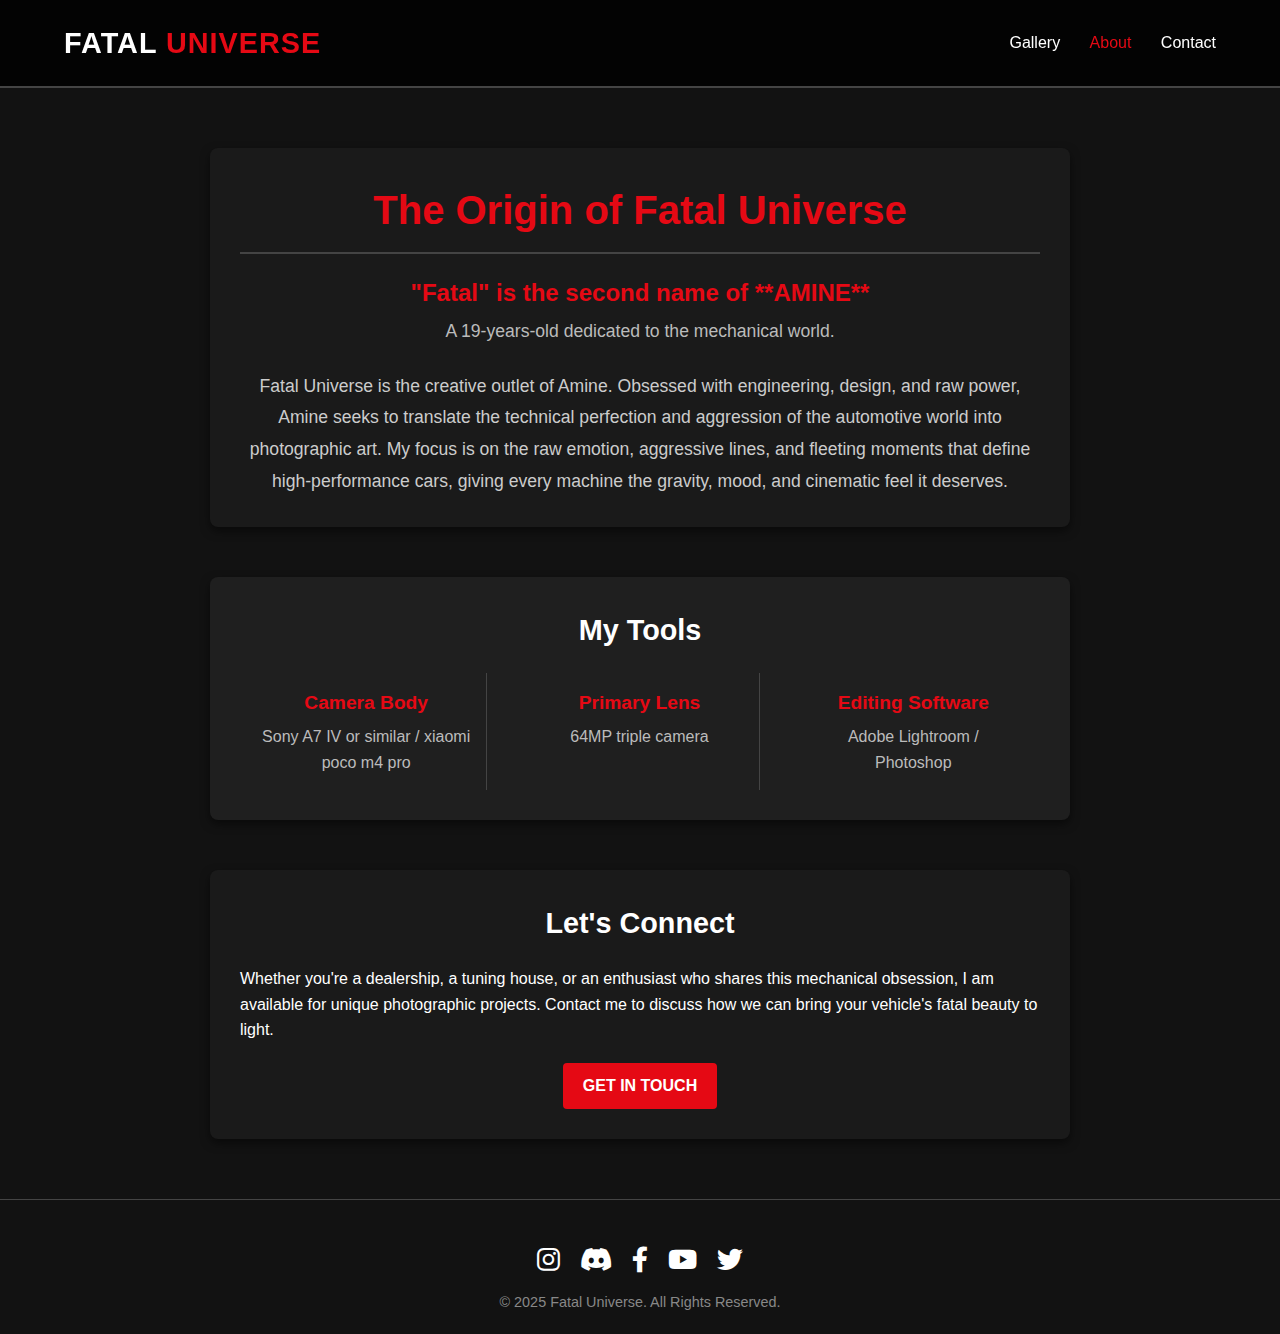
<file: about.html>
<!DOCTYPE html>
<html lang="en">
  <head>
    <meta charset="UTF-8" />
    <meta name="viewport" content="width=device-width, initial-scale=1.0" />
    <title>About Fatal Universe | Photography</title>
    <meta
      name="description"
      content="Learn about Amine (Fatal), the 19-year-old photographer obsessed with the mechanical world and aggressive car design."
    />
    <meta
      name="keywords"
      content="Amine Photographer, Fatal Universe story, Automotive Gear, Photography Philosophy"
    />

    <meta
      property="og:title"
      content="The Origin of Fatal Universe: About Amine"
    />
    <meta
      property="og:description"
      content="A 19-year-old dedicated to translating the technical perfection of cars into art."
    />
    <meta property="og:type" content="profile" />
    <meta property="og:url" content="YOUR_LIVE_WEBSITE_URL_HERE/about.html" />
    <link rel="stylesheet" href="fatal.css" />
    <link
      rel="stylesheet"
      href="https://cdnjs.cloudflare.com/ajax/libs/font-awesome/6.0.0/css/all.min.css"
    />
  </head>
  <body>
    <header>
      <div class="logo">FATAL <span class="accent">UNIVERSE</span></div>
      <nav>
        <a href="fatal.html">Gallery</a>
        <a href="about.html" class="active">About</a>
        <a href="contact.html">Contact</a>
      </nav>
    </header>

    <main class="about-container">
      <section class="about-section">
        <h1 class="about-title">The Origin of Fatal Universe</h1>

        <div
          class="identity-box"
          style="text-align: center; margin-bottom: 25px"
        >
          <p
            style="
              font-size: 1.5em;
              font-weight: bold;
              color: var(--color-accent);
              margin-bottom: 5px;
            "
          >
            "Fatal" is the second name of **AMINE**
          </p>
          <p style="font-size: 1.1em; color: #bbb">
            A 19-years-old dedicated to the mechanical world.
          </p>
        </div>

        <p class="about-intro">
          Fatal Universe is the creative outlet of Amine. Obsessed with
          engineering, design, and raw power, Amine seeks to translate the
          technical perfection and aggression of the automotive world into
          photographic art. My focus is on the raw emotion, aggressive lines,
          and fleeting moments that define high-performance cars, giving every
          machine the gravity, mood, and cinematic feel it deserves.
        </p>
      </section>

      <section class="about-section gear-section">
        <h2 class="section-heading">My Tools</h2>
        <div class="gear-list">
          <div class="gear-item">
            <h3>Camera Body</h3>
            <p>Sony A7 IV or similar / xiaomi poco m4 pro</p>
          </div>

          <div class="gear-item">
            <h3>Primary Lens</h3>
            <p>64MP triple camera</p>
          </div>

          <div class="gear-item">
            <h3>Editing Software</h3>
            <p>Adobe Lightroom / Photoshop</p>
          </div>
        </div>
      </section>

      <section class="about-section">
        <h2 class="section-heading">Let's Connect</h2>
        <p>
          Whether you're a dealership, a tuning house, or an enthusiast who
          shares this mechanical obsession, I am available for unique
          photographic projects. Contact me to discuss how we can bring your
          vehicle's fatal beauty to light.
        </p>
        <a href="contact.html" class="btn-primary">Get in Touch</a>
      </section>
    </main>

    <footer>
      <div class="social-links">
        <a href="#" target="_blank" class="instagram"
          ><i class="fab fa-instagram"></i
        ></a>
        <a href="#" target="_blank" class="discord"
          ><i class="fab fa-discord"></i
        ></a>
        <a href="#" target="_blank" class="facebook"
          ><i class="fab fa-facebook-f"></i
        ></a>
        <a href="#" target="_blank" class="youtube"
          ><i class="fab fa-youtube"></i
        ></a>
        <a href="#" target="_blank" class="twitter"
          ><i class="fab fa-twitter"></i
        ></a>
      </div>
      <p>&copy; 2025 Fatal Universe. All Rights Reserved.</p>
    </footer>

    <script src="fatal.js"></script>
  </body>
</html>
</file>
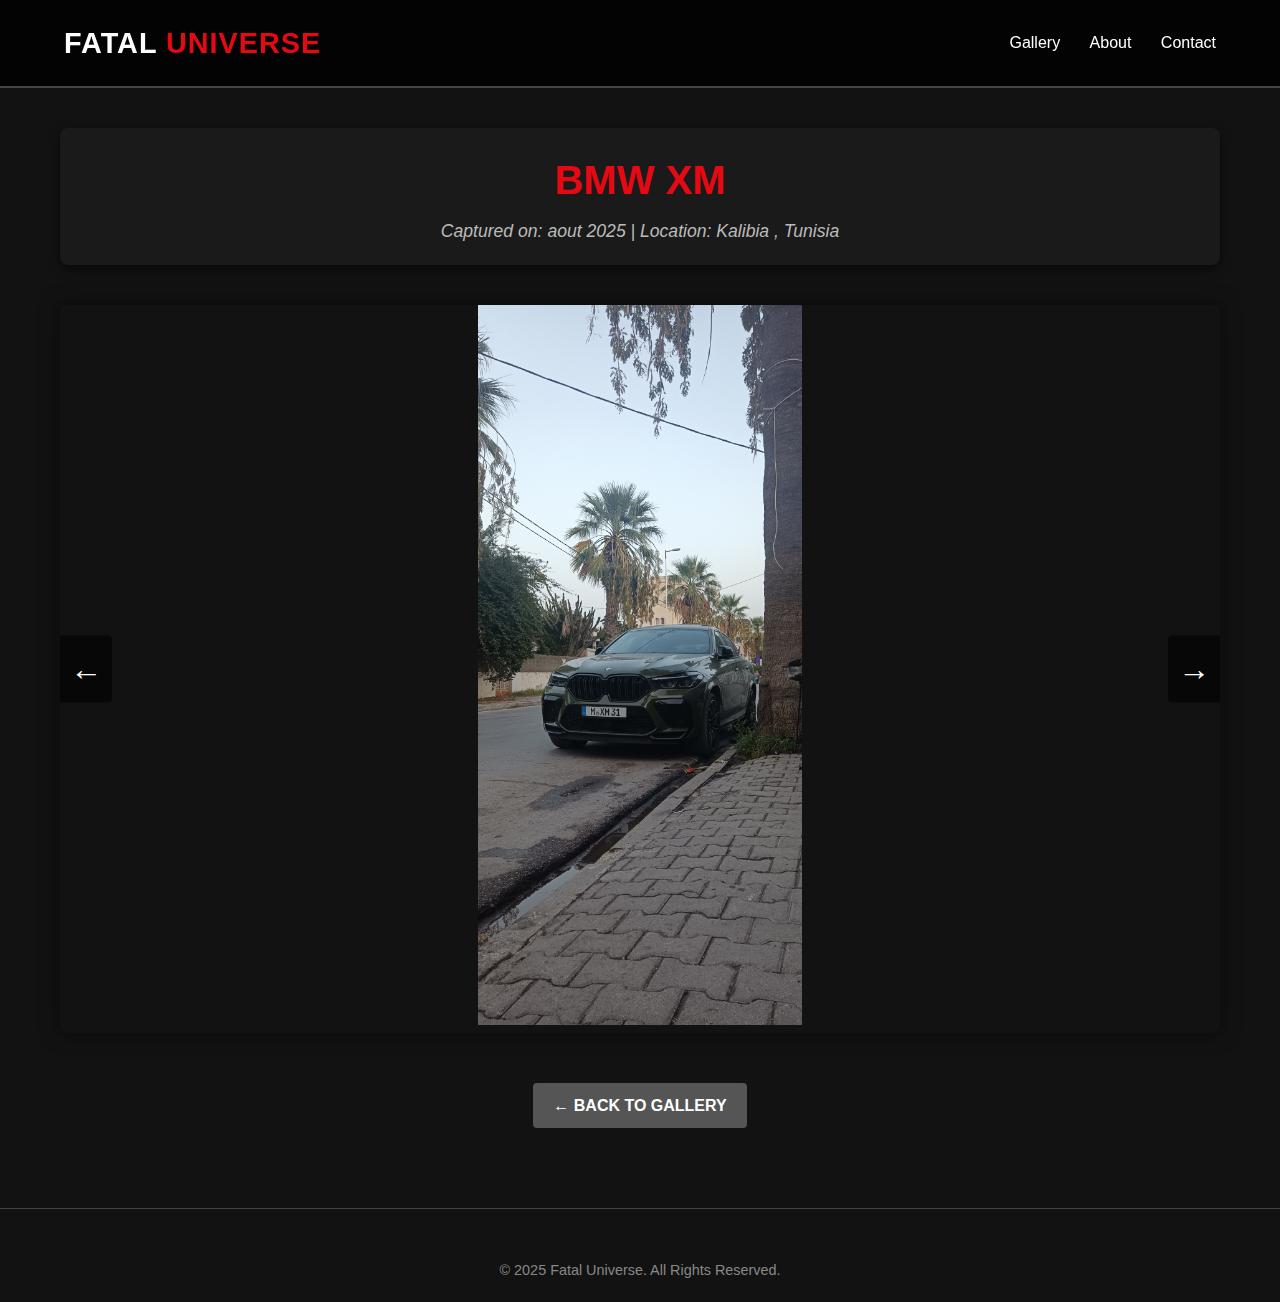
<file: bmw-xm-details.html>
<!DOCTYPE html>
<html lang="en">
  <head>
    <meta charset="UTF-8" />
    <meta name="viewport" content="width=device-width, initial-scale=1.0" />
    <title>BMW XM Gallery | Fatal Universe</title>
    <meta
      name="description"
      content="Exclusive gallery of the BMW XM captured in Mountain Pass, Morocco by Fatal Universe. High-resolution shots available."
    />
    <meta
      name="keywords"
      content="BMW XM, BMW Photography, XM Gallery, Mountain Pass, Morocco, Hybrid Supercar"
    />

    <meta
      property="og:title"
      content="Exclusive Shoot: BMW XM by Fatal Universe"
    />
    <meta
      property="og:description"
      content="See the full-resolution photos of the BMW XM shoot."
    />
    <meta property="og:type" content="article" />
    <meta
      property="og:url"
      content="YOUR_LIVE_WEBSITE_URL_HERE/bmw-xm-details.html"
    />
    <meta property="og:image" content="path/to/xm-photo-1.jpg" />
    <link rel="stylesheet" href="fatal.css" />
  </head>
  <body>
    <header>
      <div class="logo">FATAL <span class="accent">UNIVERSE</span></div>
      <nav>
        <a href="fatal.html">Gallery</a>
        <a href="about.html">About</a>
        <a href="contact.html">Contact</a>
      </nav>
    </header>

    <div class="post-container">
      <div class="post-details">
        <h1>BMW XM</h1>
        <p>Captured on: aout 2025 | Location: Kalibia , Tunisia</p>
      </div>

      <div class="slider-container">
        <div class="slides">
          <a href="#" data-lightbox-index="0">
            <img
              src="bmwxm1.jpg"
              alt="BMW XM Front Angle"
              class="slide-image"
            />
          </a>

          <a href="#" data-lightbox-index="1">
            <img
              src="bmwxm2.jpg"
              alt="BMW XM Interior Detail"
              class="slide-image"
            />
          </a>

          <a href="#" data-lightbox-index="2">
            <img
              src="bmwxm3.jpg"
              alt="BMW XM Rear in Motion"
              class="slide-image"
            />
          </a>
        </div>

        <button class="prev-btn">&leftarrow;</button>
        <button class="next-btn">&rightarrow;</button>
      </div>
      <p style="text-align: center; margin-top: 50px">
        <a href="fatal.html" class="btn-primary" style="background-color: #555"
          >&larr; Back to Gallery</a
        >
      </p>
    </div>

    <footer>
      <div class="social-links">
        <a href="#" target="_blank" class="instagram"
          ><i class="fab fa-instagram"></i
        ></a>
        <a href="#" target="_blank" class="discord"
          ><i class="fab fa-discord"></i
        ></a>
        <a href="#" target="_blank" class="facebook"
          ><i class="fab fa-facebook-f"></i
        ></a>
        <a href="#" target="_blank" class="youtube"
          ><i class="fab fa-youtube"></i
        ></a>
        <a href="#" target="_blank" class="twitter"
          ><i class="fab fa-twitter"></i
        ></a>
      </div>
      <p>&copy; 2025 Fatal Universe. All Rights Reserved.</p>
    </footer>
    <script src="fatal.js"></script>
  </body>
</html>
</file>
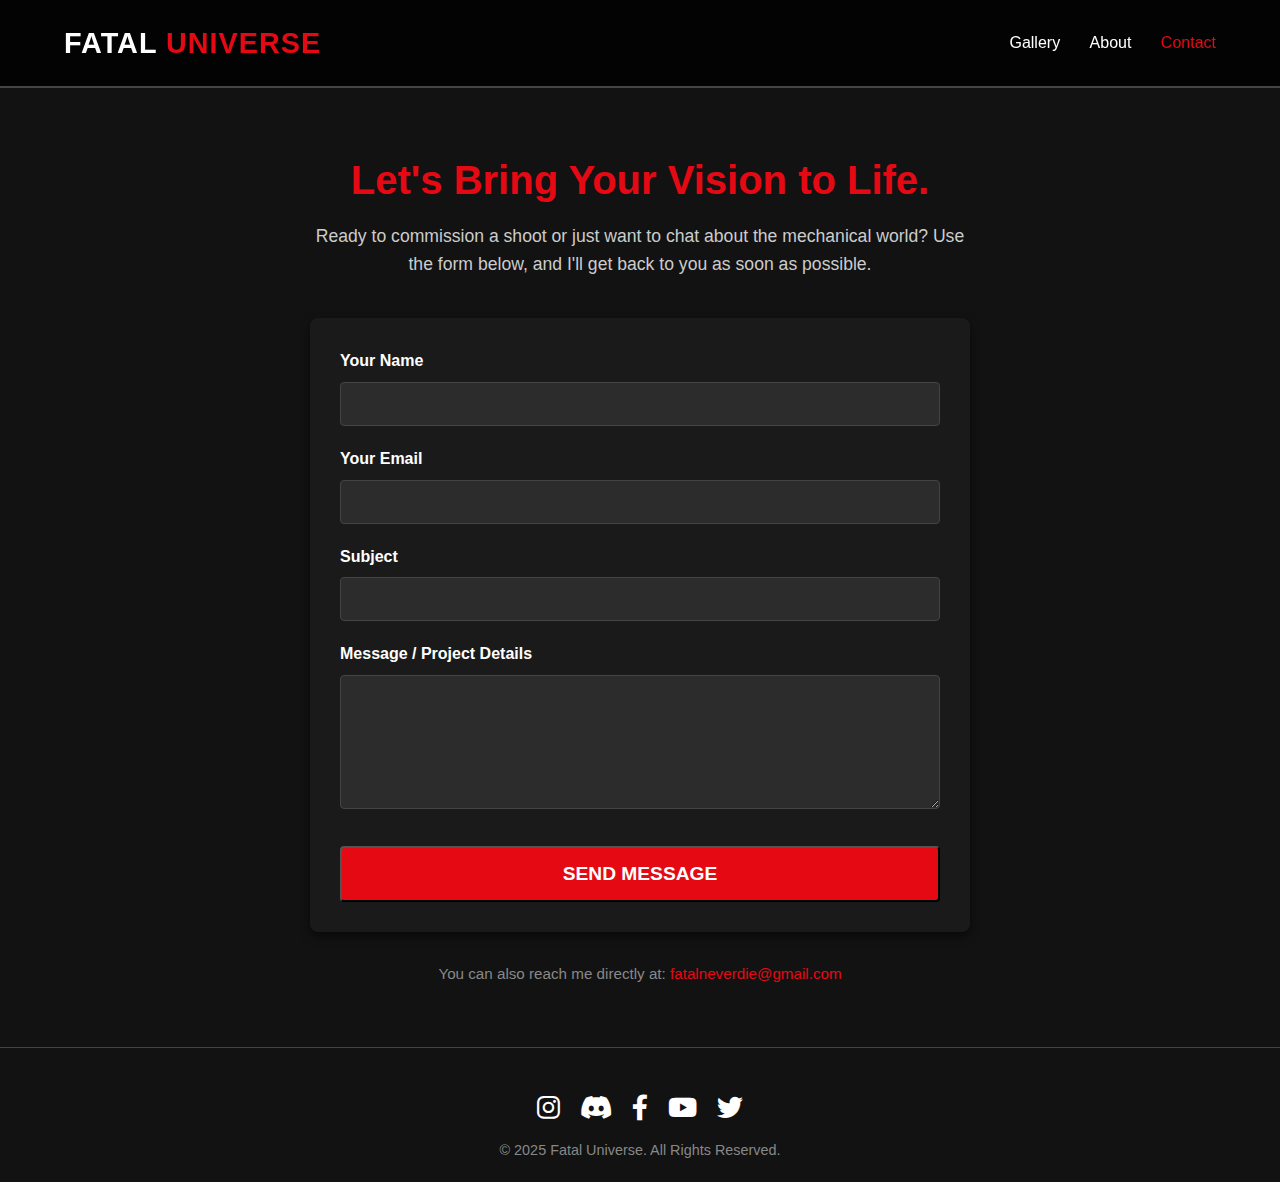
<file: contact.html>
<!DOCTYPE html>
<html lang="en">
  <head>
    <meta charset="UTF-8" />
    <meta name="viewport" content="width=device-width, initial-scale=1.0" />
    <title>Contact Fatal Universe</title>
    <link rel="stylesheet" href="fatal.css" />
    <link
      rel="stylesheet"
      href="https://cdnjs.cloudflare.com/ajax/libs/font-awesome/6.0.0/css/all.min.css"
    />
  </head>
  <body>
    <header>
      <div class="logo">FATAL <span class="accent">UNIVERSE</span></div>
      <nav>
        <a href="index.html">Gallery</a>
        <a href="about.html">About</a>
        <a href="contact.html" class="active">Contact</a>
      </nav>
    </header>

    <main class="contact-container">
      <h1 class="contact-title">Let's Bring Your Vision to Life.</h1>
      <p class="contact-intro">
        Ready to commission a shoot or just want to chat about the mechanical
        world? Use the form below, and I'll get back to you as soon as possible.
      </p>

      <form action="#" method="POST" class="contact-form">
        <div class="form-group">
          <label for="name">Your Name</label>
          <input type="text" id="name" name="name" required />
        </div>

        <div class="form-group">
          <label for="email">Your Email</label>
          <input type="email" id="email" name="email" required />
        </div>

        <div class="form-group">
          <label for="subject">Subject</label>
          <input type="text" id="subject" name="subject" required />
        </div>

        <div class="form-group">
          <label for="message">Message / Project Details</label>
          <textarea id="message" name="message" rows="6" required></textarea>
        </div>

        <button type="submit" class="btn-primary">SEND MESSAGE</button>
      </form>

      <p class="contact-email-link">
        You can also reach me directly at:
        <a href="mailto:fatalneverdie@gmail.com">fatalneverdie@gmail.com</a>
      </p>
    </main>

    <footer>
      <div class="social-links">
        <a href="#" target="_blank" class="instagram"
          ><i class="fab fa-instagram"></i
        ></a>
        <a href="#" target="_blank" class="discord"
          ><i class="fab fa-discord"></i
        ></a>
        <a href="#" target="_blank" class="facebook"
          ><i class="fab fa-facebook-f"></i
        ></a>
        <a href="#" target="_blank" class="youtube"
          ><i class="fab fa-youtube"></i
        ></a>
        <a href="#" target="_blank" class="twitter"
          ><i class="fab fa-twitter"></i
        ></a>
      </div>
      <p>&copy; 2025 Fatal Universe. All Rights Reserved.</p>
    </footer>

    <script src="fatal.js"></script>
  </body>
</html>
</file>
<file: fatal.css>
:root {
    --color-dark: #121212;
    --color-light: #ffffff;
    --color-accent: #e50914; /* Netflix Red / Highlight color */
    --color-gray: #444444;
}

* {
    margin: 0;
    padding: 0;
    box-sizing: border-box;
    font-family: Arial, sans-serif;
}

body {
    background-color: var(--color-dark);
    color: var(--color-light);
    line-height: 1.6;
}

/* Header and Navigation */
header {
    background-color: rgba(0, 0, 0, 0.8);
    padding: 20px 5%;
    display: flex;
    justify-content: space-between;
    align-items: center;
    border-bottom: 2px solid var(--color-gray);
    position: sticky;
    top: 0;
    z-index: 20;
}

.logo {
    font-size: 1.8em;
    font-weight: bold;
    letter-spacing: 1px;
}

.accent {
    color: var(--color-accent);
}

nav a {
    color: var(--color-light);
    text-decoration: none;
    margin-left: 25px;
    font-weight: 500;
    transition: color 0.3s;
}

nav a:hover,
nav a.active {
    color: var(--color-accent);
}

/* Main Gallery Grid (Home Page) */
.car-grid {
    max-width: 1400px;
    margin: 40px auto;
    padding: 0 5%;
    display: grid;
    grid-template-columns: repeat(auto-fit, minmax(300px, 1fr));
    gap: 30px;
}

/* Individual Car Card */
.car-card {
    background-color: #1f1f1f;
    border-radius: 8px;
    overflow: hidden;
    box-shadow: 0 4px 15px rgba(0, 0, 0, 0.5);
    transition: transform 0.3s;
    display: flex;
    flex-direction: column;
}

.car-card:hover {
    transform: translateY(-5px);
    box-shadow: 0 6px 20px rgba(229, 9, 20, 0.3);
}

.car-card img {
    width: 100%;
    height: 200px;
    object-fit: cover;
}

.card-content {
    padding: 20px;
    text-align: center;
    flex-grow: 1;
    display: flex;
    justify-content: center;
    align-items: center;
}

/* Primary Button Style */
.btn-primary {
    display: inline-block;
    padding: 10px 20px;
    background-color: var(--color-accent);
    color: var(--color-light);
    text-decoration: none;
    border-radius: 4px;
    font-weight: bold;
    transition: background-color 0.3s;
    text-transform: uppercase;
}

.btn-primary:hover {
    background-color: #ff2a36;
}

/* --- Detail Page Content --- */
.post-container {
    max-width: 1200px;
    margin: 0 auto;
    padding: 40px 20px;
}

/* The small detail block */
.post-details {
    text-align: center;
    margin-bottom: 40px;
    padding: 20px;
    background-color: #1a1a1a;
    border-radius: 8px;
    box-shadow: 0 4px 10px rgba(0, 0, 0, 0.5);
}

.post-details h1 {
    color: var(--color-accent);
    font-size: 2.5em;
    margin-bottom: 5px;
}

.post-details p {
    color: #bbb;
    font-size: 1.1em;
    font-style: italic;
}


/* --- Styles for the Photo Slider --- */
.slider-container {
    max-width: 100%;
    margin: 40px auto;
    position: relative;
    overflow: hidden;
    border-radius: 8px;
    box-shadow: 0 0 20px rgba(0, 0, 0, 0.5);
}

.slides {
    display: flex;
    width: 100%;
    transition: transform 0.4s ease-in-out;
}

/* CRITICAL FIX: The wrapper (<a>) MUST be 100% width to allow sliding */
.slides a { 
    min-width: 100%; 
    height: auto;
    display: block; 
}

.slide-image {
    width: 100%;
    height: auto;
    max-height: 80vh;
    object-fit: contain;
    cursor: pointer; 
}

/* --- Arrow Button Styling for Slider --- */
.slider-container .prev-btn,
.slider-container .next-btn {
    position: absolute;
    top: 50%;
    transform: translateY(-50%);
    background: rgba(0, 0, 0, 0.6);
    color: white;
    border: none;
    padding: 15px 10px;
    cursor: pointer;
    font-size: 2em;
    z-index: 10;
    transition: background 0.3s;
}

.slider-container .prev-btn:hover,
.slider-container .next-btn:hover {
    background: var(--color-accent);
}

.slider-container .prev-btn {
    left: 0;
    border-radius: 0 4px 4px 0;
}

.slider-container .next-btn {
    right: 0;
    border-radius: 4px 0 0 4px;
}

/* --- Lightbox Styles --- */
.lightbox-modal {
    display: none;
    position: fixed;
    z-index: 50;
    padding-top: 50px;
    left: 0;
    top: 0;
    width: 100%;
    height: 100%;
    overflow: hidden;
    background-color: rgba(0,0,0,0.95);
    cursor: pointer;
}

.lightbox-content {
    margin: auto;
    display: block;
    width: auto;
    max-width: 90%;
    max-height: 90%;
    position: absolute;
    top: 50%;
    left: 50%;
    transform: translate(-50%, -50%);
    border-radius: 4px;
    box-shadow: 0 0 25px rgba(229, 9, 20, 0.5);
}

.lightbox-close {
    position: absolute;
    top: 15px;
    right: 35px;
    color: #f1f1f1;
    font-size: 40px;
    font-weight: bold;
    transition: 0.3s;
    z-index: 60;
}

.lightbox-close:hover,
.lightbox-close:focus {
    color: var(--color-accent);
    text-decoration: none;
    cursor: pointer;
}

/* Next & Previous buttons for Lightbox */
.lightbox-prev, .lightbox-next {
    cursor: pointer;
    position: absolute;
    top: 50%;
    width: auto;
    padding: 16px;
    color: white;
    font-weight: bold;
    font-size: 20px;
    transition: 0.6s ease;
    border-radius: 0 3px 3px 0;
    user-select: none;
    background-color: rgba(0,0,0,0.3);
}

.lightbox-next {
    right: 0;
    border-radius: 3px 0 0 3px;
}

.lightbox-prev {
    left: 0;
}

.lightbox-prev:hover,
.lightbox-next:hover {
    background-color: var(--color-accent);
}

/* --- ABOUT PAGE STYLES --- */

.about-container {
    max-width: 900px;
    margin: 60px auto;
    padding: 0 20px;
}

.about-section {
    margin-bottom: 50px;
    padding: 30px;
    background-color: #1a1a1a;
    border-radius: 8px;
    box-shadow: 0 4px 10px rgba(0, 0, 0, 0.5);
}

.about-title {
    font-size: 2.5em;
    color: var(--color-accent);
    text-align: center;
    margin-bottom: 20px;
    border-bottom: 2px solid var(--color-gray);
    padding-bottom: 10px;
}

.about-intro {
    font-size: 1.1em;
    line-height: 1.8;
    color: #ccc;
    text-align: center;
}

.section-heading {
    font-size: 1.8em;
    color: var(--color-light);
    margin-bottom: 20px;
    text-align: center;
}

/* Gear Section Styling */
.gear-section {
    background-color: #1f1f1f;
}

.gear-list {
    display: flex;
    justify-content: space-around;
    gap: 20px;
    margin-top: 20px;
    text-align: center;
}

.gear-item {
    flex-basis: 30%; /* Take up about a third of the space */
    padding: 15px;
    border-right: 1px solid var(--color-gray);
}

.gear-item:last-child {
    border-right: none;
}

.gear-item h3 {
    color: var(--color-accent);
    font-size: 1.2em;
    margin-bottom: 5px;
}

.gear-item p {
    color: #bbb;
}

.gear-photo {
    display: block;
    width: 100%;
    max-height: 400px;
    object-fit: cover;
    border-radius: 8px;
    margin-top: 30px;
}

/* Ensure the button is centered for the call to action */
.about-section .btn-primary {
    margin: 20px auto 0;
    display: table; /* Used to center block elements */
}


/* Footer */
footer {
    text-align: center;
    padding: 20px;
    margin-top: 40px;
    border-top: 1px solid var(--color-gray);
    color: #888;
    font-size: 0.9em;
}
/* --- CONTACT PAGE STYLES --- */

.contact-container {
    max-width: 700px;
    margin: 60px auto;
    padding: 0 20px;
    text-align: center;
}

.contact-title {
    font-size: 2.5em;
    color: var(--color-accent);
    margin-bottom: 10px;
}

.contact-intro {
    font-size: 1.1em;
    color: #ccc;
    margin-bottom: 40px;
}

.contact-form {
    background-color: #1a1a1a;
    padding: 30px;
    border-radius: 8px;
    box-shadow: 0 4px 10px rgba(0, 0, 0, 0.5);
    text-align: left; /* Align form elements to the left */
}

.form-group {
    margin-bottom: 20px;
}

.form-group label {
    display: block; /* Make label take up full width */
    color: var(--color-light);
    margin-bottom: 8px;
    font-weight: bold;
}

.form-group input[type="text"],
.form-group input[type="email"],
.form-group textarea {
    width: 100%;
    padding: 12px;
    background-color: #2c2c2c;
    border: 1px solid #444;
    color: var(--color-light);
    border-radius: 4px;
    transition: border-color 0.3s;
    font-size: 1em;
}

.form-group input:focus,
.form-group textarea:focus {
    border-color: var(--color-accent);
    outline: none;
}

/* Style the submit button to match the rest of the site */
.contact-form .btn-primary {
    width: 100%;
    padding: 15px;
    font-size: 1.2em;
    margin-top: 10px;
}

.contact-email-link {
    margin-top: 30px;
    font-size: 0.95em;
    color: #888;
}

.contact-email-link a {
    color: var(--color-accent);
    text-decoration: none;
}

.contact-email-link a:hover {
    text-decoration: underline;
}
/* --- SOCIAL MEDIA ICONS STYLES --- */
.social-links {
    padding-top: 20px;
    margin-bottom: 10px;
    display: flex;
    justify-content: center;
    gap: 20px;
}

.social-links a {
    color: var(--color-light); /* White icons by default */
    font-size: 1.8em;
    transition: color 0.3s;
}

/* Hover effects for brand colors (optional, but professional) */
.social-links a.instagram:hover {
    color: #E1306C; /* Instagram Pink */
}

.social-links a.youtube:hover {
    color: #FF0000; /* YouTube Red */
}

.social-links a.twitter:hover {
    color: #1DA1F2; /* Twitter Blue */
}
/* --- SOCIAL MEDIA ICONS STYLES --- */
/* ... (Existing code for .social-links, etc.) ... */

/* Hover effects for brand colors (optional, but professional) */
.social-links a.instagram:hover {
    color: #E1306C; /* Instagram Pink */
}

/* --- ADD THESE TWO LINES --- */
.social-links a.discord:hover {
    color: #7289DA; /* Discord Purple/Blue */
}

.social-links a.facebook:hover {
    color: #4267B2; /* Facebook Blue */
}
/* ------------------------------- */

.social-links a.youtube:hover {
    color: #FF0000; /* YouTube Red */
}

.social-links a.twitter:hover {
    color: #1DA1F2; /* Twitter Blue */
}
/* --- 404 ERROR PAGE STYLES --- */

.error-container {
    max-width: 800px;
    margin: 100px auto;
    padding: 40px;
    text-align: center;
    background-color: #1a1a1a;
    border-radius: 8px;
    box-shadow: 0 0 20px rgba(0, 0, 0, 0.7);
}

.error-code {
    font-size: 8em;
    color: var(--color-accent);
    margin: 0;
    line-height: 1;
}

.error-title {
    font-size: 2em;
    color: var(--color-light);
    margin-bottom: 20px;
}

.error-message {
    font-size: 1.1em;
    color: #ccc;
    margin-bottom: 40px;
    line-height: 1.6;
}
</file>
